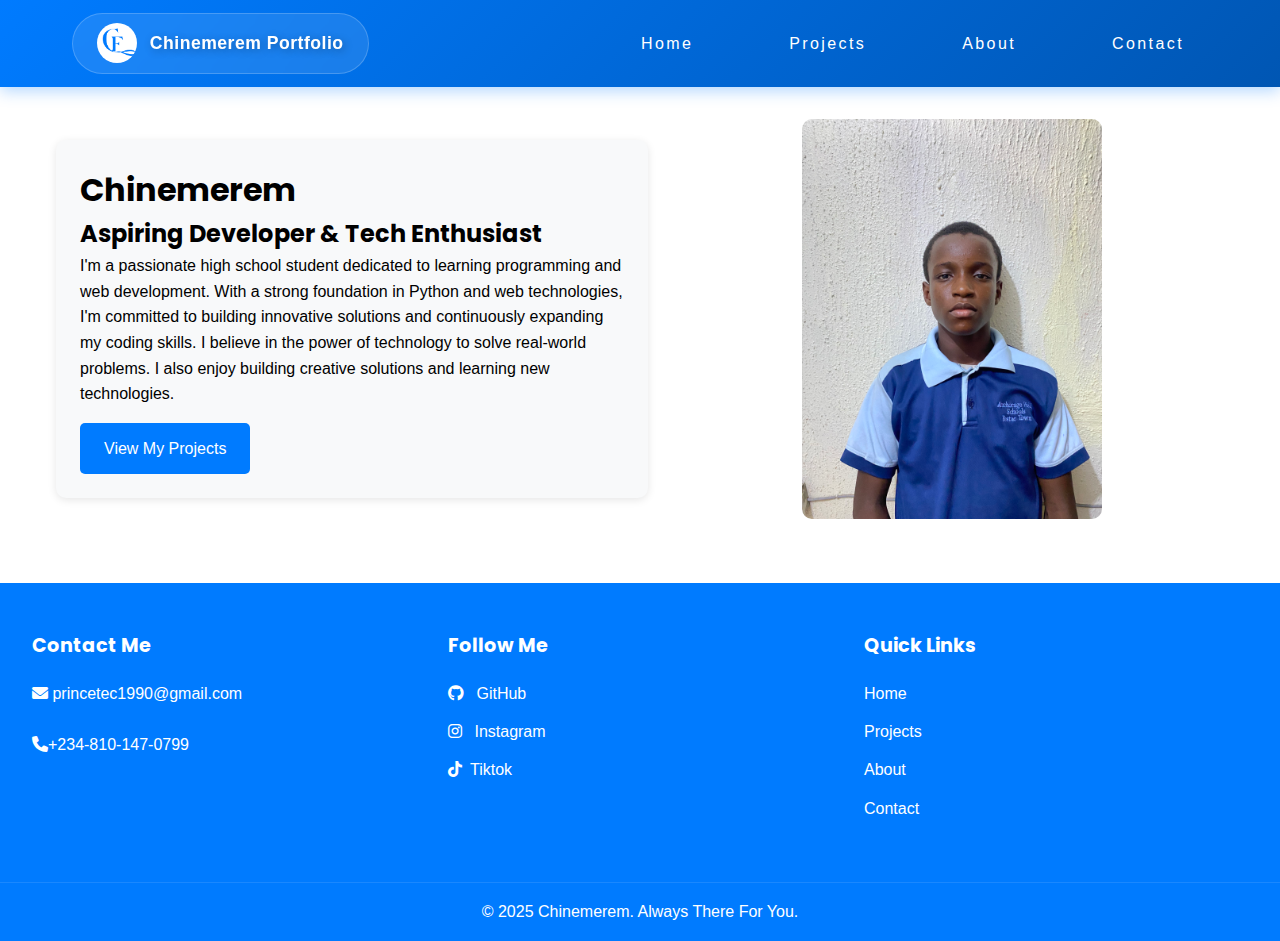
<file: index.html>
<!DOCTYPE html>
<html lang="en">

<head>
    <meta charset="UTF-8">
    <meta name="viewport" content="width=device-width, initial-scale=1.0">
    <title>Home | Chinemerem page</title>
    <link href="https://fonts.googleapis.com/css2?family=Poppins:wght@400;600&display=swap" rel="stylesheet">
    <link rel="stylesheet" href="style.css">
</head>

<body>
    <nav class="navbar">
        <div class="nav-container">
            <div class="portfolio-head">
                <a href="index.html">
                    <img src="PRINCETEC.png" alt="Chinemerem Logo" class="navbar-logo">
                    <p>Chinemerem Portfolio</p>
                </a>
            </div>
            <div class="hamburger">
                <span></span>
                <span></span>
                <span></span>
            </div>
            <ul>
                <li><a href="index.html">Home</a></li>
                <li><a href="projects.html">Projects</a></li>
                <li><a href="about.html">About</a></li>
                <li><a href="contact.html">Contact</a></li>
            </ul>
        </div>
    </nav>
    <main class="hero-section">
        <div class="hero-content">
            <div class="hero-text">
                <h1>Chinemerem</h1>
                <h2>Aspiring Developer & Tech Enthusiast</h2>
                <p>I'm a passionate high school student dedicated to learning programming and web development. With a strong foundation in Python and web technologies, I'm committed to building innovative solutions and continuously expanding my coding skills.
                    I believe in the power of technology to solve real-world problems. I also enjoy building creative solutions and learning new technologies.</p>
                <span><a href="projects.html" class="cta-button">View My Projects</a></span>
            </div>
            <div class="hero-image">
                <img src="profile.jpg" alt="chinemerem" class="profile-image">
            </div>
        </div>
    </main>
    <footer class="footer">
        <div class="footer-content">
            <div class="footer-section">
                <h3>Contact Me</h3>
                <p><i class="fas fa-envelope"></i> princetec1990@gmail.com</p>
                <br>
                <p><i class="fas fa-phone"></i>+234-810-147-0799</p>
            </div>
            <div class="footer-section">
                <h3>Follow Me</h3>
                <div class="social-links">
                    <a href="https://github.com/chinemerem1990" target="_blank"><i class="fab fa-github"></i> GitHub</a>
                    <a href="https://www.instagram.com/chinemerem.75/?__pwa=1#" target="_blank"><i class="fab fa-instagram"></i> Instagram</a>
                    <a href="#" target="_blank"><i class="fab fa-tiktok"></i>Tiktok</a>
                </div>
            </div>
            <div class="footer-section">
                <h3>Quick Links</h3>
                <ul>
                    <li>
                        <a href="index.html">Home</a>
                    </li>
                    <li><a href="projects.html">Projects</a>
                    </li>
                    <li><a href="about.html">About</a></li>
                    <li><a href="contact.html">Contact</a></li>
                </ul>
            </div>
        </div>
        <div class="footer-bottom">
            <p>&copy; 2025 Chinemerem. Always There For You.</p>
        </div>
    </footer>
    <link rel="stylesheet" href="https://cdnjs.cloudflare.com/ajax/libs/font-awesome/6.0.0/css/all.min.css">
    <script src="main.js"></script>
</body>


</html>
</file>
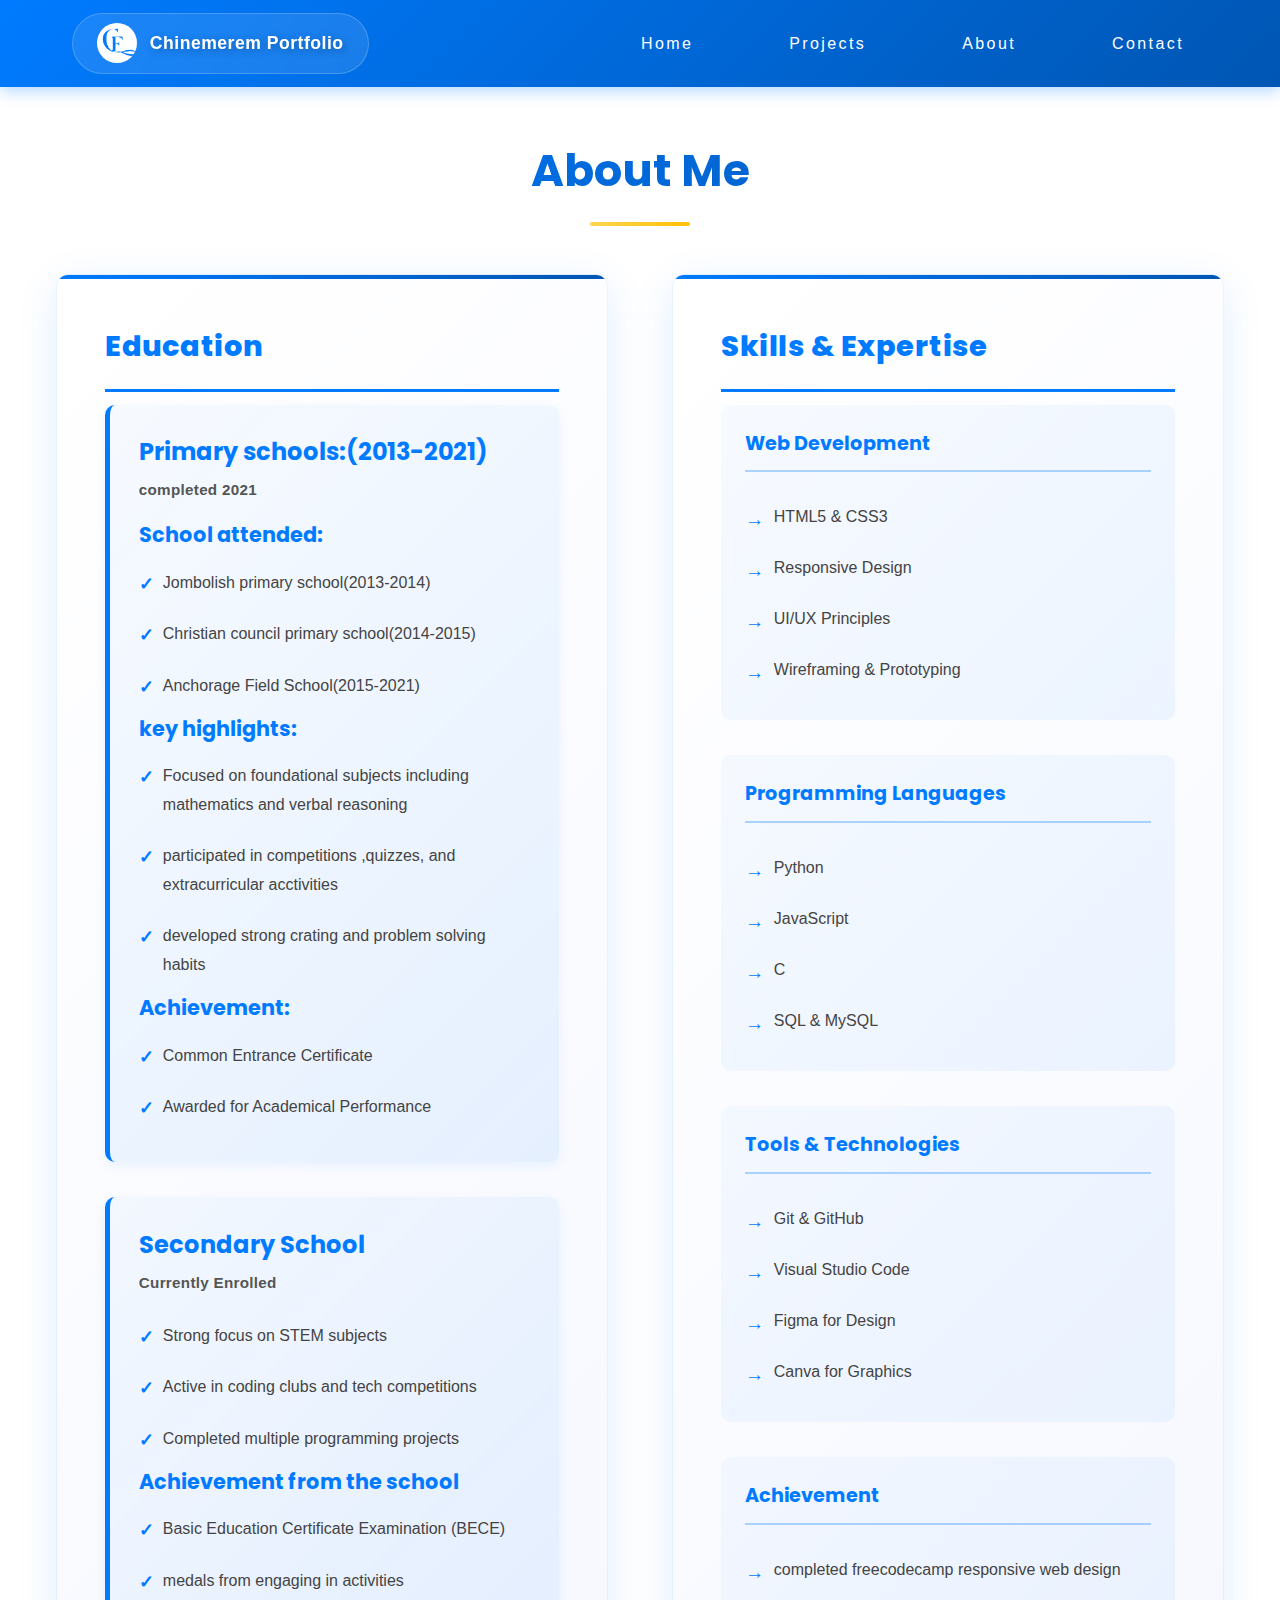
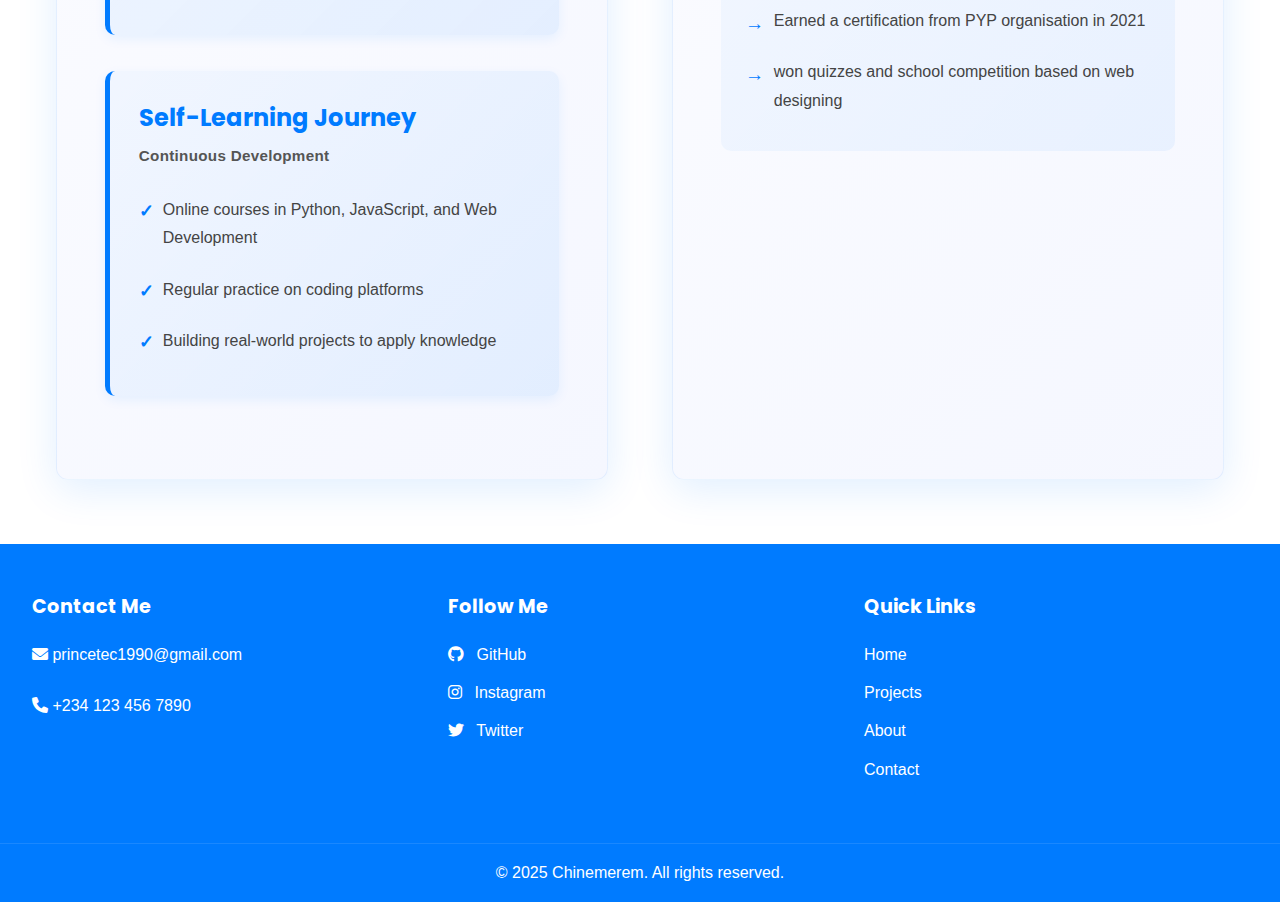
<file: about.html>
<!DOCTYPE html>
<html lang="en">

<head>
    <meta charset="UTF-8">
    <meta name="viewport" content="width=device-width, initial-scale=1.0">
    <title>About | About Chinemerem</title>
    <link href="https://fonts.googleapis.com/css2?family=Poppins:wght@400;600&display=swap" rel="stylesheet">
    <link rel="stylesheet" href="style.css">
</head>

<body>
    <nav class="navbar">
        <div class="nav-container">
            <div class="portfolio-head">
                <a href="index.html">
                    <img src="PRINCETEC.png" alt="Chinemerem Logo" class="navbar-logo">
                    <p>Chinemerem Portfolio</p>
                </a>
            </div>
            <div class="hamburger">
                <span></span>
                <span></span>
                <span></span>
            </div>
            <ul>
                <li><a href="index.html">Home</a></li>
                <li><a href="projects.html">Projects</a></li>
                <li><a href="about.html">About</a></li>
                <li><a href="contact.html">Contact</a></li>
            </ul>
        </div>
    </nav>


    <main class="about-section">
        <h1 class="section-title">About Me</h1>
        <div class="about-content">
            <div class="education-column">
                <h2>Education</h2>
                <div class="education-item">

                    <h3>Primary schools:(2013-2021)</h3>
                    <p>completed 2021</p>
                    <h4>School attended:</h4>
                    <ul>
                        <li>Jombolish primary school(2013-2014)</li>
                        <li>Christian council primary school(2014-2015)</li>
                        <li> Anchorage Field School(2015-2021)</li>
                    </ul>
                    <h4>key highlights:</h4>
                    <ul>
                        <li>Focused on foundational subjects including mathematics and verbal reasoning</li>
                        <li>participated in competitions ,quizzes, and extracurricular acctivities</li>
                        <li>developed strong crating and problem solving habits</li>
                    </ul>
                    <h4>Achievement:</h4>
                    <ul>
                        <li>Common Entrance Certificate</li>
                        <li>Awarded for Academical Performance</li>
                    </ul>
                </div>
                <div class="education-item">
                    <h3>Secondary School</h3>
                    <p>Currently Enrolled</p>
                    <ul>
                        <li>Strong focus on STEM subjects</li>
                        <li>Active in coding clubs and tech competitions</li>
                        <li>Completed multiple programming projects</li>
                    </ul>
                    <h4>Achievement from the school</h4>
                    <ul>
                        <li>Basic Education Certificate Examination (BECE)</li>
                        <li>medals from engaging in activities</li>
                    </ul>
                </div>
                <div class="education-item">
                    <h3>Self-Learning Journey</h3>
                    <p>Continuous Development</p>
                    <ul>
                        <li>Online courses in Python, JavaScript, and Web Development</li>
                        <li>Regular practice on coding platforms</li>
                        <li>Building real-world projects to apply knowledge</li>
                    </ul>
                </div>
            </div>

            <div class="skills-column">
                <h2>Skills & Expertise</h2>
                <div class="skills-group">
                    <h3>Web Development</h3>
                    <ul>
                        <li>HTML5 & CSS3</li>
                        <li>Responsive Design</li>
                        <li>UI/UX Principles</li>
                        <li>Wireframing & Prototyping</li>
                    </ul>
                </div>
                <div class="skills-group">
                    <h3>Programming Languages</h3>
                    <ul>
                        <li>Python</li>
                        <li>JavaScript</li>
                        <li>C</li>
                        <li>SQL & MySQL</li>
                    </ul>
                </div>
                <div class="skills-group">
                    <h3>Tools & Technologies</h3>
                    <ul>
                        <li>Git & GitHub</li>
                        <li>Visual Studio Code</li>
                        <li>Figma for Design</li>
                        <li>Canva for Graphics</li>
                    </ul>
                </div>
                <div class="skills-group">
                    <h3>Achievement</h3>
                    <ul>
                        <li>completed freecodecamp responsive web design </li>
                        <li>Earned a certification from PYP organisation in 2021</li>
                        <li>won quizzes and school competition based on web designing</li>

                    </ul>
                </div>
            </div>
        </div>
    </main>

    <footer class="footer">
        <div class="footer-content">
            <div class="footer-section">
                <h3>Contact Me</h3>
                <p><i class="fas fa-envelope"></i> princetec1990@gmail.com</p>
                <br>
                <p><i class="fas fa-phone"></i> +234 123 456 7890</p>
            </div>
            <div class="footer-section">
                <h3>Follow Me</h3>
                <div class="social-links">
                    <a href="https://github.com/chinemerem1990" target="_blank"><i class="fab fa-github"></i> GitHub</a>
                    <a href="https://www.instagram.com/chinemerem.75/?__pwa=1#" target="_blank"><i class="fab fa-instagram"></i> Instagram</a>
                    <a href="#" target="_blank"><i class="fab fa-twitter"></i> Twitter</a>
                </div>
            </div>
            <div class="footer-section">
                <h3>Quick Links</h3>
                <ul>
                    <li><a href="index.html">Home</a></li>
                    <li><a href="projects.html">Projects</a></li>
                    <li><a href="about.html">About</a></li>
                    <li><a href="contact.html">Contact</a></li>
                </ul>
            </div>
        </div>
        <div class="footer-bottom">
            <p>&copy; 2025 Chinemerem. All rights reserved.</p>
        </div>
    </footer>

    <!-- Font Awesome for icons -->
    <link rel="stylesheet" href="https://cdnjs.cloudflare.com/ajax/libs/font-awesome/6.0.0/css/all.min.css">
    <script src="main.js"></script>
</body>


</html>
</file>
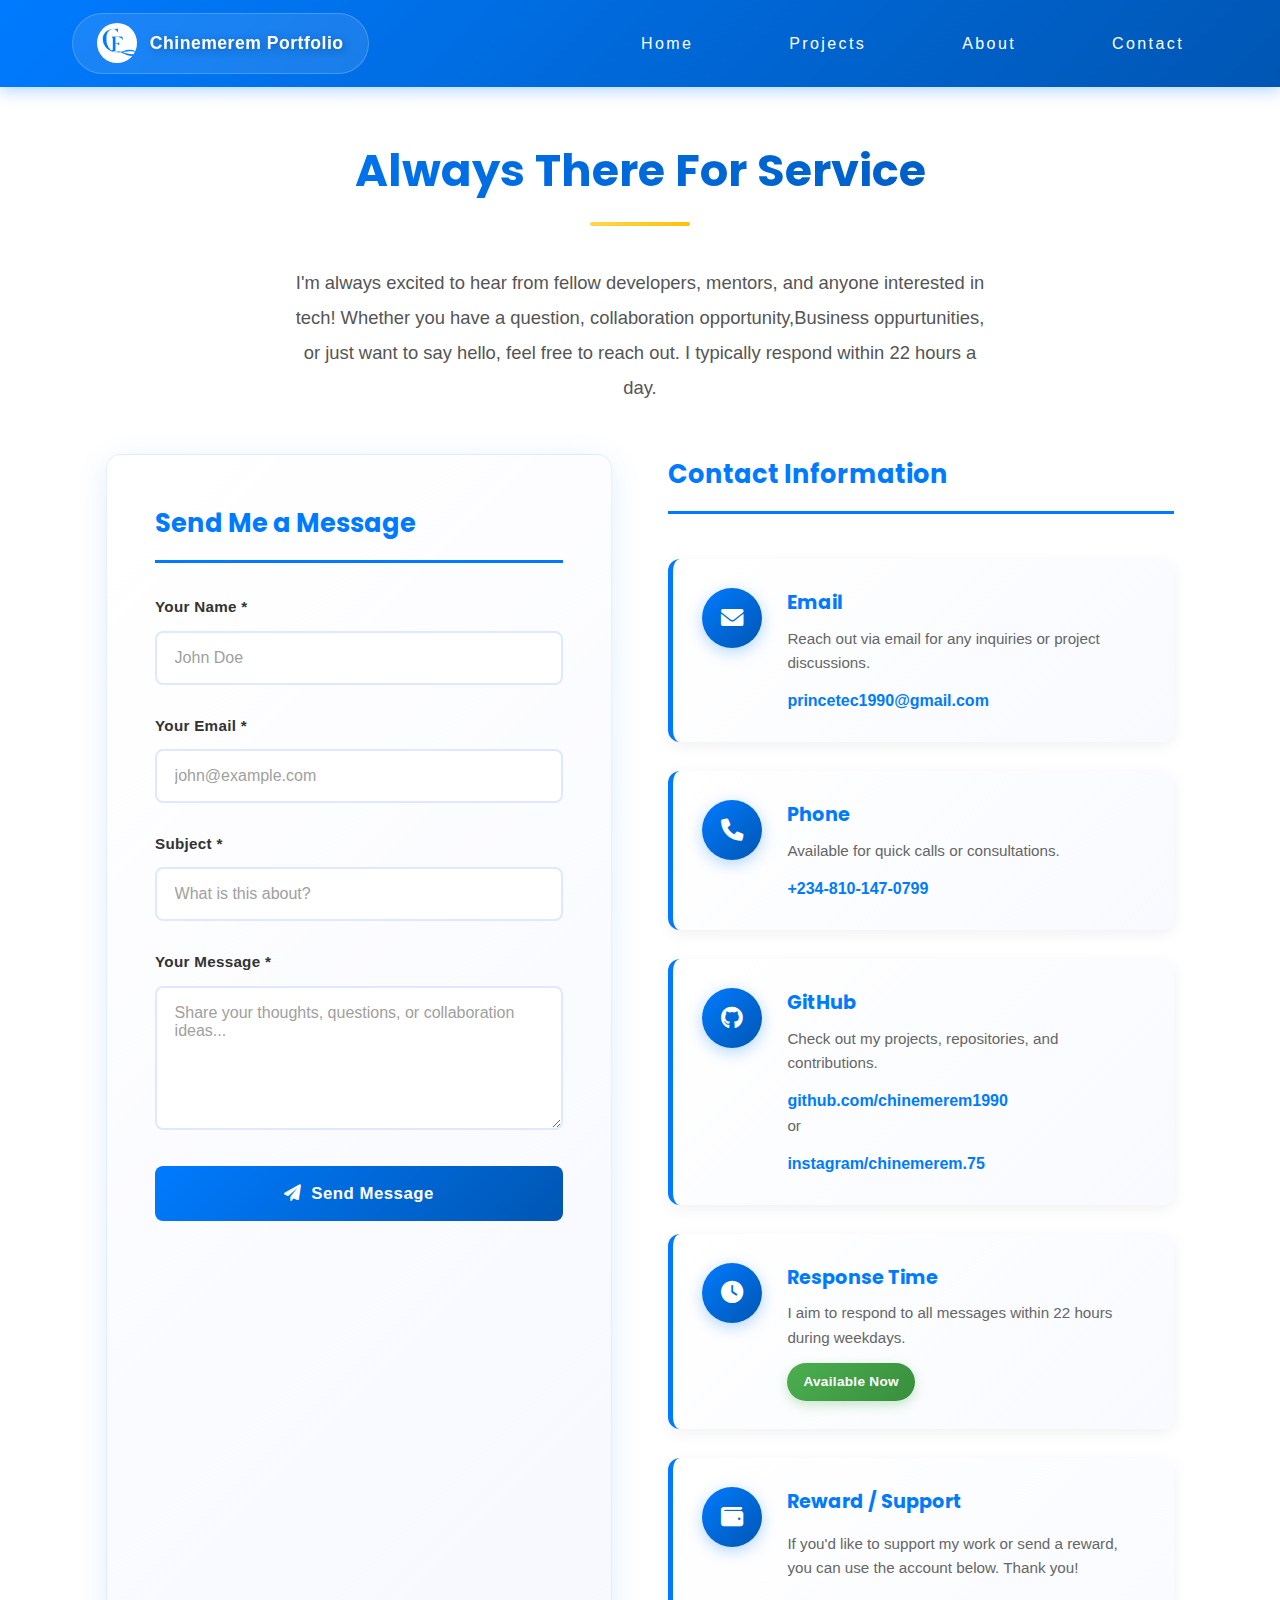
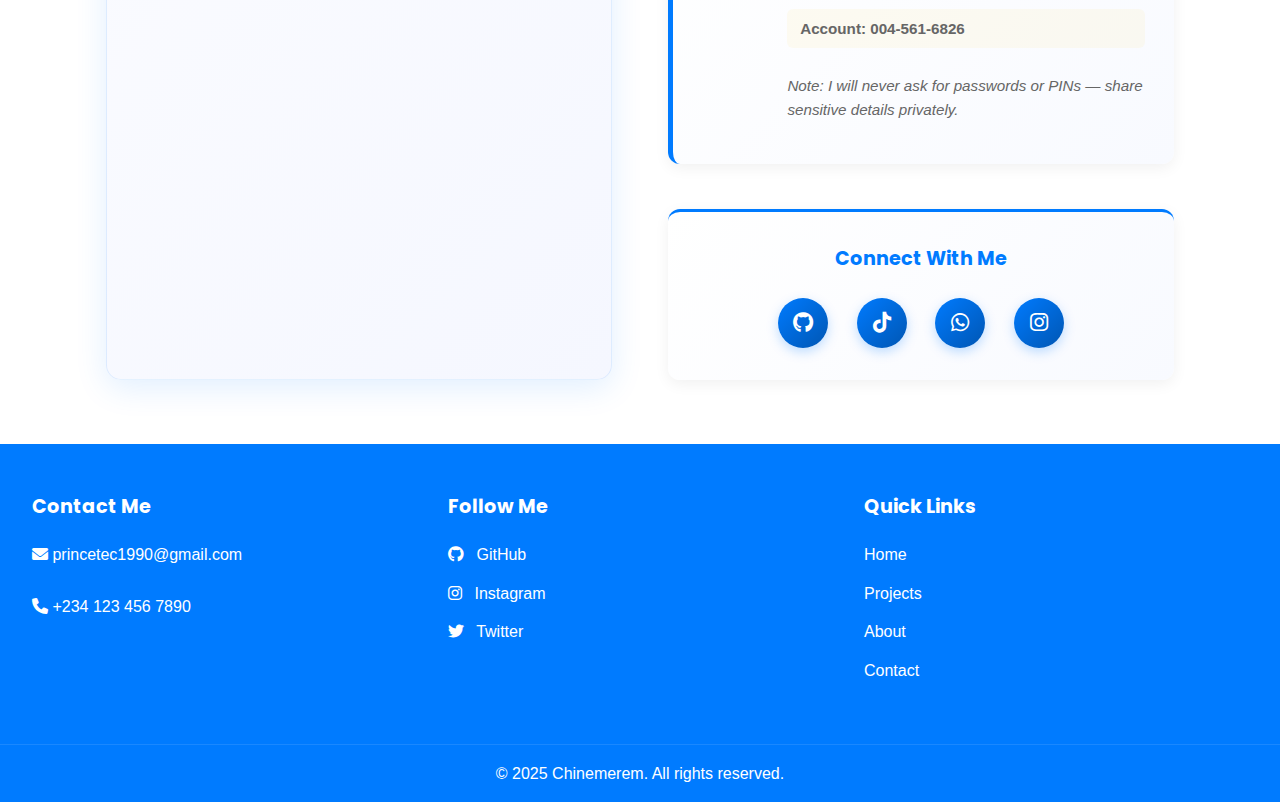
<file: contact.html>
<!DOCTYPE html>
<html lang="en">

<head>
    <meta charset="UTF-8">
    <meta name="viewport" content="width=device-width, initial-scale=1.0">
    <title>Contact | Chinemerem Contact</title>
    <link href="https://fonts.googleapis.com/css2?family=Poppins:wght@400;600&display=swap" rel="stylesheet">
    <link rel="stylesheet" href="style.css">
    <script src="backend-integration.js"></script>
</head>

<body>


    <nav class="navbar">
        <div class="nav-container">
            <div class="portfolio-head">
                <a href="index.html">
                    <img src="PRINCETEC.png" alt="Chinemerem Logo" class="navbar-logo">
                    <p>Chinemerem Portfolio</p>
                </a>
            </div>
            <div class="hamburger">
                <span></span>
                <span></span>
                <span></span>
            </div>
            <ul>
                <li><a href="index.html">Home</a></li>
                <li><a href="projects.html">Projects</a></li>
                <li><a href="about.html">About</a></li>
                <li><a href="contact.html">Contact</a></li>
            </ul>
        </div>
    </nav>


    <main class="contact-section">
        <h1 class="section-title">Always There For Service</h1>
        <p class="contact-intro">I'm always excited to hear from fellow developers, mentors, and anyone interested in tech! Whether you have a question, collaboration opportunity,Business oppurtunities, or just want to say hello, feel free to reach out. I typically respond within
            22 hours a day.</p>

        <div class="contact-container">
            <!-- Contact Form -->
            <div class="contact-form-wrapper">
                <h2>Send Me a Message</h2>
                <form id="contact-form" action="mailto:princetec1990@gmail.com" method="POST" enctype="text/plain">
                    <div class="form-group">
                        <label for="name">Your Name *</label>
                        <input type="text" id="name" name="name" placeholder="John Doe" required>
                    </div>
                    <div class="form-group">
                        <label for="email">Your Email *</label>
                        <input type="email" id="email" name="email" placeholder="john@example.com" required>
                    </div>
                    <div class="form-group">
                        <label for="subject">Subject *</label>
                        <input type="text" id="subject" name="subject" placeholder="What is this about?" required>
                    </div>
                    <div class="form-group">
                        <label for="message">Your Message *</label>
                        <textarea id="message" name="message" placeholder="Share your thoughts, questions, or collaboration ideas..." rows="6" required></textarea>
                    </div>
                    <button type="submit" class="submit-btn">
                        <i class="fas fa-paper-plane"></i> Send Message
                    </button>
                </form>
            </div>

            <!-- Contact Information -->
            <div class="contact-info-wrapper">
                <h2>Contact Information</h2>

                <div class="contact-info-item">
                    <div class="info-icon">
                        <i class="fas fa-envelope"></i>
                    </div>
                    <div class="info-content">
                        <h3>Email</h3>
                        <p>Reach out via email for any inquiries or project discussions.</p>
                        <a href="mailto:princetec1990@gmail.com" class="info-link">princetec1990@gmail.com</a>
                    </div>
                </div>

                <div class="contact-info-item">
                    <div class="info-icon">
                        <i class="fas fa-phone"></i>
                    </div>
                    <div class="info-content">
                        <h3>Phone</h3>
                        <p>Available for quick calls or consultations.</p>
                        <a href="tel:+2348101470799" class="info-link">+234-810-147-0799</a>
                    </div>
                </div>

                <div class="contact-info-item">
                    <div class="info-icon">
                        <i class="fab fa-github"></i>
                    </div>
                    <div class="info-content">
                        <h3>GitHub</h3>
                        <p>Check out my projects, repositories, and contributions.</p>
                        <a href="https://github.com/chinemerem1990" target="_blank" class="info-link">github.com/chinemerem1990</a>
                        <p>or</p>
                        <a href="https://www.instagram.com/chinemerem.75/?__pwa=1#" target="_blank" class="info-link">instagram/chinemerem.75</a>
                    </div>
                </div>

                <div class="contact-info-item">
                    <div class="info-icon">
                        <i class="fas fa-clock"></i>
                    </div>
                    <div class="info-content">
                        <h3>Response Time</h3>
                        <p>I aim to respond to all messages within 22 hours during weekdays.</p>
                        <span class="status-badge">Available Now</span>
                    </div>
                </div>

                <!-- Reward / Support Card -->
                <div class="contact-info-item reward-card">
                    <div class="info-icon">
                        <i class="fas fa-wallet"></i>
                    </div>
                    <div class="info-content">
                        <h3>Reward / Support</h3>
                        <p>If you'd like to support my work or send a reward, you can use the account below. Thank you!</p>
                        <p class="reward-number">Account: <strong>004-561-6826</strong></p>
                        <p class="privacy-note">Note: I will never ask for passwords or PINs — share sensitive details privately.</p>
                    </div>
                </div>

                <!-- Social Links -->
                <div class="social-contact-links">
                    <h3>Connect With Me</h3>
                    <div class="social-icons">
                        <a href="https://github.com/chinemerem1990" target="_blank" title="GitHub" class="social-icon">
                            <i class="fab fa-github"></i>
                        </a>
                        <a href="https://www.tiktok.com/@chinemeremezenwa1" target="_blank" title="Tiktok" class="social-icon">
                            <i class="fab fa-tiktok"></i>
                        </a>
                        <a href="https://wa.me/2348101470799" target="_blank" title="whatsapp" class="social-icon">
                            <i class="fab fa-whatsapp"></i>
                        </a>
                        <a href="https://www.instagram.com/chinemerem.75/?__pwa=1#" target="_blank" title="Instagram" class="social-icon">
                            <i class="fab fa-instagram"></i>
                        </a>
                    </div>
                </div>
            </div>
        </div>
    </main>
    <footer class="footer">
        <div class="footer-content">
            <div class="footer-section">
                <h3>Contact Me</h3>
                <p><i class="fas fa-envelope"></i> princetec1990@gmail.com</p>
                <br>
                <p><i class="fas fa-phone"></i> +234 123 456 7890</p>
            </div>
            <div class="footer-section">
                <h3>Follow Me</h3>
                <div class="social-links">
                    <a href="https://github.com/chinemerem1990" target="_blank"><i class="fab fa-github"></i> GitHub</a>
                    <a href="https://www.instagram.com/chinemerem.75/?__pwa=1#" target="_blank"><i class="fab fa-instagram"></i> Instagram</a>
                    <a href="#" target="_blank"><i class="fab fa-twitter"></i> Twitter</a>
                </div>
            </div>
            <div class="footer-section">
                <h3>Quick Links</h3>
                <ul>
                    <li><a href="index.html">Home</a></li>
                    <li><a href="projects.html">Projects</a></li>
                    <li><a href="about.html">About</a></li>
                    <li><a href="contact.html">Contact</a></li>
                </ul>
            </div>
        </div>
        <div class="footer-bottom">
            <p>&copy; 2025 Chinemerem. All rights reserved.</p>
        </div>
    </footer>
    <link rel="stylesheet" href="https://cdnjs.cloudflare.com/ajax/libs/font-awesome/6.0.0/css/all.min.css">
    <script src="main.js"></script>
</body>


</html>
</file>
<file: style.css>
/* Global Styles */

:root {
    --bg-color: white;
    --text-color: black;
    --accent-color: lightblue;
    --navbar-color: #007BFF;
}

* {
    margin: 0;
    padding: 0;
    box-sizing: border-box;
}

body {
    font-family: Arial, Helvetica, sans-serif;
    background-color: var(--bg-color);
    color: var(--text-color);
    line-height: 1.6;
}

h1,
h2,
h3,
h4 {
    font-family: 'Poppins', sans-serif;
}


/* Navigation */

.navbar {
    background: linear-gradient(135deg, #007BFF 0%, #0056b3 100%);
    padding: 0.8rem 0;
    box-shadow: 0 4px 15px rgba(0, 123, 255, 0.3);
    position: relative;
    top: 0;
    z-index: 1000;
}

.nav-container {
    max-width: 1200px;
    margin: 0 auto;
    padding: 0 2rem;
    display: flex;
    justify-content: space-between;
    align-items: center;
}

.hamburger {
    display: none;
    flex-direction: column;
    cursor: pointer;
    gap: 0.4rem;
}

.hamburger span {
    width: 25px;
    height: 3px;
    background-color: white;
    border-radius: 2px;
    transition: all 0.3s ease;
}

.hamburger.active span:nth-child(1) {
    transform: rotate(45deg) translate(10px, 10px);
}

.hamburger.active span:nth-child(2) {
    opacity: 0;
}

.hamburger.active span:nth-child(3) {
    transform: rotate(-45deg) translate(7px, -7px);
}

.navbar ul {
    display: flex;
    justify-content: center;
    list-style: none;
    gap: 3rem;
}

.navbar ul li {
    position: relative;
}


/* Portfolio head (top-left badge) */

.portfolio-head {
    display: inline-flex;
    align-items: center;
    gap: 0.8rem;
    padding: 0.6rem 1.5rem;
    background: rgba(255, 255, 255, 0.1);
    border-radius: 50px;
    transition: all 0.3s ease;
    backdrop-filter: blur(10px);
    border: 1px solid rgba(255, 255, 255, 0.2);
}

.portfolio-head:hover {
    background: rgba(255, 255, 255, 0.15);
    border-color: rgba(255, 255, 255, 0.3);
    transform: translateY(-2px);
    box-shadow: 0 8px 20px rgba(0, 0, 0, 0.15);
}

.navbar-logo {
    height: 40px;
    width: 40px;
    display: block;
    transition: transform 0.3s ease;
    border-radius: 50%;
    object-fit: cover;
}

.portfolio-head:hover .navbar-logo {
    transform: scale(1.05);
}

.portfolio-head p {
    color: white;
    font-weight: 700;
    font-size: 1.1rem;
    margin: 0;
    letter-spacing: 0.5px;
    text-shadow: 2px 2px 8px rgba(0, 0, 0, 0.3);
    text-decoration: none;
    white-space: nowrap;
}

.portfolio-head a {
    text-decoration: none;
    color: white;
    display: flex;
    align-items: center;
    gap: 0.8rem;
    transition: all 0.3s ease;
}

.portfolio-head a:hover {
    text-decoration: none;
}

@media (max-width: 1024px) {
    .portfolio-head {
        padding: 0.5rem 1.2rem;
        gap: 0.6rem;
    }
    .portfolio-head p {
        font-size: 1rem;
    }
    .navbar-logo {
        height: 35px;
        width: 35px;
    }
}

@media (max-width: 768px) {
    .portfolio-head {
        padding: 0.5rem 1rem;
        gap: 0.5rem;
        border-radius: 30px;
    }
    .portfolio-head p {
        font-size: 0.85rem;
    }
    .navbar-logo {
        height: 30px;
        width: 30px;
    }
    .hamburger {
        display: flex;
    }
    .navbar ul {
        position: absolute;
        top: 100%;
        left: 10px;
        right: 0;
        background: linear-gradient(135deg, #007BFF 0%, #0056b3 100%);
        flex-direction: column;
        gap: 0;
        max-height: 0;
        overflow: hidden;
        transition: max-height 0.3s ease;
    }
    .navbar ul.active {
        max-height: 500px;
    }
    .navbar ul li {
        border-bottom: 1px solid rgba(255, 255, 255, 0.1);
    }
    .navbar ul li a {
        display: block;
        padding: 1rem;
        border-radius: 0;
        font-size: 0.9rem;
    }
}

@media (max-width: 480px) {
    .portfolio-head {
        padding: 0.4rem 0.8rem;
        gap: 0.4rem;
    }
    .portfolio-head p {
        font-size: 0.7rem;
    }
    .navbar-logo {
        height: 25px;
        width: 25px;
    }
    .nav-container {
        padding: 0 1rem;
    }
    .navbar ul.active {
        max-height: 400px;
    }
    .navbar ul li a {
        padding: 0.8rem;
        font-size: 0.8rem;
    }
}

@media (max-width:480) {
    .navbar {
        padding: 0.5rem 0;
    }
}

.navbar ul li a {
    color: white;
    text-decoration: none;
    padding: 0.8rem 1.5rem;
    letter-spacing: 0.15rem;
    transition: all 0.3s cubic-bezier(0.25, 0.46, 0.45, 0.94);
    font-weight: 500;
    font-size: 1rem;
    border-radius: 8px;
    position: relative;
    display: inline-block;
}

.navbar ul li a::before {
    content: '';
    position: absolute;
    bottom: 0;
    left: 50%;
    width: 0;
    height: 3px;
    background: linear-gradient(90deg, #FFD54F, #FFC107);
    border-radius: 2px;
    transform: translateX(-50%);
    transition: width 0.3s cubic-bezier(0.25, 0.46, 0.45, 0.94);
}

.navbar ul li a:hover {
    background-color: rgba(255, 255, 255, 0.15);
    transform: translateY(-3px);
    box-shadow: 0 6px 12px rgba(0, 0, 0, 0.15);
}

.navbar ul li a:hover::before {
    width: 80%;
}

@media (max-width: 768px) {
    .navbar {
        padding: 1rem 0;
    }
    .navbar ul {
        gap: 1rem;
        flex-wrap: wrap;
    }
    .navbar ul li a {
        padding: 0.6rem 1rem;
        font-size: 0.9rem;
    }
}


/* Hero Section */

.hero-section {
    max-width: 1200px;
    margin: 2rem auto;
    padding: 0 1rem;
}

.hero-content {
    display: flex;
    align-items: center;
    gap: 2rem;
}

.hero-text {
    flex: 1;
    background: #f8f9fa;
    border-radius: 10px;
    padding: 1.5rem;
    box-shadow: 0 2px 8px rgba(0, 0, 0, 0.1);
    transition: transform 0.3s ease, box-shadow 0.3s ease;
}

.hero-text:hover {
    transform: translateY(-5px);
    box-shadow: 0 4px 12px rgba(0, 0, 0, 0.15);
}

.hero-image {
    flex: 1;
    height: auto;
    display: flex;
    justify-content: center;
    align-items: center;
}

.profile-image {
    width: 100%;
    max-width: 300px;
    border-radius: 10px;
}

.cta-button {
    display: inline-block;
    background-color: var(--navbar-color);
    color: white;
    padding: 0.8rem 1.5rem;
    text-decoration: none;
    border-radius: 5px;
    margin-top: 1rem;
    transition: background-color 0.3s ease;
}

.cta-button:hover {
    background-color: #0056b3;
}


/* Projects Section */

.projects-section {
    max-width: 1200px;
    margin: 2rem auto;
    padding: 0 1rem;
}

.projects-grid {
    display: grid;
    grid-template-columns: repeat(auto-fit, minmax(300px, 1fr));
    gap: 2rem;
    margin-top: 2rem;
}

.project-card {
    background: #f8f9fa;
    border-radius: 10px;
    padding: 1.5rem;
    box-shadow: 0 2px 8px rgba(0, 0, 0, 0.1);
    transition: transform 0.3s ease, box-shadow 0.3s ease;
}

.project-card:hover {
    transform: translateY(-5px);
    box-shadow: 0 4px 12px rgba(0, 0, 0, 0.15);
}

.project-image {
    width: 100%;
    height: 200px;
    object-fit: cover;
    border-radius: 5px;
    margin-bottom: 1rem;
}

.project-card h3 {
    margin-bottom: 0.8rem;
    color: var(--navbar-color);
}

.project-card p {
    margin-bottom: 1rem;
    color: #555;
    line-height: 1.6;
}

.tech-tags {
    display: flex;
    flex-wrap: wrap;
    gap: 0.5rem;
    margin: 1rem 0;
}

.tech-tag {
    background: var(--navbar-color);
    color: white;
    padding: 0.35rem 0.8rem;
    border-radius: 20px;
    font-size: 0.85rem;
    font-weight: 500;
}


/* Reward / Support Card */

.reward-card {
    background: linear-gradient(135deg, #fff 0%, #f7fbff 100%);
    border-left: 5px solid #ffd54f;
    /* gold accent */
}

.reward-card .info-content {
    display: flex;
    flex-direction: column;
    gap: 0.4rem;
}

.reward-number {
    margin-top: 0.6rem;
    font-size: 1.05rem;
    background: rgba(255, 213, 79, 0.08);
    padding: 0.45rem 0.8rem;
    border-radius: 6px;
    display: inline-block;
    color: #333;
    font-weight: 700;
}

.privacy-note {
    margin-top: 0.4rem;
    font-size: 0.85rem;
    color: #666;
    font-style: italic;
}

.project-link {
    display: inline-block;
    color: var(--navbar-color);
    text-decoration: none;
    font-weight: 600;
    margin-top: 0.5rem;
    transition: color 0.3s ease;
}

.project-link:hover {
    color: #0056b3;
    text-decoration: underline;
}


/* Code Showcase Section */

.code-section {
    max-width: 1100px;
    margin: 3rem auto;
    padding: 0 1rem;
}

.section-title {
    text-align: center;
    position: relative;
    margin: 3rem 0 2rem 0;
    font-size: 2.8rem;
    font-weight: 700;
    background: linear-gradient(135deg, #007BFF 0%, #0056b3 100%);
    -webkit-background-clip: text;
    -webkit-text-fill-color: transparent;
    background-clip: text;
    text-decoration: none;
}

.section-title::after {
    content: '';
    display: block;
    width: 100px;
    height: 4px;
    background: linear-gradient(90deg, #FFD54F, #FFC107);
    margin: 1rem auto 0;
    border-radius: 2px;
}

.code-intro {
    text-align: center;
    margin: 2rem 0 3rem 0;
    font-size: 1.15rem;
    color: #666;
    line-height: 1.8;
    max-width: 900px;
    margin-left: auto;
    margin-right: auto;
}

.code-container {
    background: linear-gradient(135deg, #1e1e1e 0%, #2d2d2d 100%);
    border-radius: 12px;
    padding: 2.5rem;
    margin: 2.5rem 0;
    box-shadow: 0 10px 30px rgba(0, 0, 0, 0.3), 0 0 0 1px rgba(0, 123, 255, 0.1);
    border: 1px solid rgba(0, 123, 255, 0.15);
    transition: all 0.3s cubic-bezier(0.25, 0.46, 0.45, 0.94);
    position: relative;
}

.code-container:hover {
    transform: translateY(-8px);
    box-shadow: 0 15px 40px rgba(0, 123, 255, 0.2), 0 0 0 1px rgba(0, 123, 255, 0.2);
}

.code-container::before {
    content: '< />';
    position: absolute;
    top: 1rem;
    right: 1.5rem;
    font-size: 2rem;
    color: rgba(0, 123, 255, 0.1);
    font-weight: bold;
}

.code-title {
    color: #FFD54F;
    margin-bottom: 0.8rem;
    font-size: 1.6rem;
    font-weight: 700;
    border-bottom: 3px solid #FFD54F;
    padding-bottom: 1rem;
    display: flex;
    align-items: center;
    gap: 0.8rem;
}

.code-title::before {
    content: '';
    width: 6px;
    height: 6px;
    background: #FFD54F;
    border-radius: 50%;
}

.code-description {
    color: #aaa;
    margin-bottom: 1.5rem;
    font-style: italic;
    font-size: 0.95rem;
}

.code-container pre {
    background: #1a1a1a;
    color: #d4d4d4;
    padding: 1.8rem;
    border-radius: 8px;
    overflow-x: auto;
    border-left: 5px solid #0078d4;
    margin: 0;
    line-height: 1.7;
}

.code-container code {
    font-family: 'Courier New', monospace;
    font-size: 0.9rem;
    letter-spacing: 0.3px;
}


/* Code highlighting theme */

.code-container pre code {
    background: transparent;
    padding: 0;
}

.code-container pre code .hljs-attr,
.code-container pre code .hljs-attribute {
    color: #9cdcfe;
}

.code-container pre code .hljs-tag {
    color: #569cd6;
}

.code-container pre code .hljs-string {
    color: #ce9178;
}

.learning-notes {
    background: linear-gradient(135deg, #f0f4f8 0%, #e6f0ff 100%);
    color: var(--text-color);
    border: 2px solid rgba(0, 123, 255, 0.2);
    transition: all 0.3s ease;
}

.learning-notes:hover {
    border-color: rgba(0, 123, 255, 0.5);
    box-shadow: 0 10px 30px rgba(0, 123, 255, 0.1);
}

.learning-notes .code-title {
    color: var(--navbar-color);
    border-bottom-color: var(--navbar-color);
}

.learning-notes .code-title::before {
    background: var(--navbar-color);
}

.learning-list {
    list-style: none;
    margin-left: 0;
    padding: 0;
    display: grid;
    grid-template-columns: repeat(auto-fit, minmax(300px, 1fr));
    gap: 1.5rem;
}

.learning-list li {
    background: white;
    padding: 1.5rem;
    border-radius: 10px;
    line-height: 1.8;
    color: #333;
    border-left: 5px solid var(--navbar-color);
    box-shadow: 0 4px 12px rgba(0, 123, 255, 0.08);
    transition: all 0.3s ease;
    position: relative;
}

.learning-list li::before {
    content: '✓';
    position: absolute;
    left: 1rem;
    top: 1rem;
    color: var(--navbar-color);
    font-weight: bold;
    font-size: 1.2rem;
}

.learning-list li {
    padding-left: 2.5rem;
}

.learning-list li:hover {
    transform: translateX(8px);
    box-shadow: 0 8px 20px rgba(0, 123, 255, 0.15);
}

.learning-list strong {
    color: var(--navbar-color);
    font-weight: 700;
}

@media (max-width: 768px) {
    .section-title {
        font-size: 2rem;
    }
    .code-section {
        margin: 2rem auto;
    }
    .code-container {
        padding: 1.5rem;
    }
    .code-container::before {
        font-size: 1.5rem;
        right: 1rem;
    }
    .code-container pre {
        padding: 1rem;
        font-size: 0.85rem;
    }
    .learning-list {
        grid-template-columns: 1fr;
    }
}


/* Responsive Design */


/* Footer Styles */

.footer {
    background-color: var(--navbar-color);
    color: white;
    padding: 3rem 0 1rem 0;
    margin-top: 4rem;
}

.footer-content {
    max-width: 120opx;
    margin: 0 auto;
    padding: 0 2rem;
    display: grid;
    grid-template-columns: repeat(3, 1fr);
    gap: 2rem;
}

.footer-section h3 {
    margin-bottom: 1.2rem;
    font-size: 1.2rem;
}

.footer-section ul {
    list-style: none;
}

.footer-section ul li {
    margin-bottom: 0.8rem;
}

.footer-section a {
    color: white;
    text-decoration: none;
    transition: opacity 0.3s ease;
}

.footer-section a:hover {
    opacity: 0.8;
}

.social-links {
    display: flex;
    flex-direction: column;
    gap: 0.8rem;
}

.social-links a i {
    margin-right: 0.5rem;
}

.footer-bottom {
    text-align: center;
    margin-top: 3rem;
    padding-top: 1rem;
    border-top: 1px solid rgba(255, 255, 255, 0.1);
}


/* Responsive Design */

@media (max-width: 768px) {
    .hero-content {
        flex-direction: column;
        text-align: center;
    }
    .navbar ul {
        flex-direction: column;
        align-items: center;
    }
    .navbar ul li {
        margin: 0.5rem 0;
    }
    .navbar ul li a {
        letter-spacing: 0.2rem;
    }
    .footer-content {
        grid-template-columns: 1fr;
        text-align: center;
    }
    .social-links {
        align-items: center;
    }
    /* About Page Responsive */
    .about-content {
        grid-template-columns: 1fr;
        gap: 2rem;
    }
    .education-column,
    .skills-column {
        padding: 1.8rem;
    }
    .education-column h2,
    .skills-column h2 {
        font-size: 1.4rem;
    }
    .projects-grid {
        grid-template-columns: 1fr;
    }
    /* Contact Page Responsive */
    .contact-container {
        grid-template-columns: 1fr;
        gap: 2rem;
    }
    .contact-form-wrapper,
    .contact-info-wrapper {
        padding: 1.8rem;
    }
    .contact-form-wrapper h2,
    .contact-info-wrapper h2 {
        font-size: 1.3rem;
    }
    .social-icons {
        gap: 1rem;
    }
}

@media (max-width:480px) {
    .footer {
        padding: auto;
    }
}


/* About Section Styling */

.about-section {
    max-width: 1200px;
    margin: 2rem auto;
    padding: 0 1rem;
}

.about-content {
    display: grid;
    grid-template-columns: 1fr 1fr;
    gap: 4rem;
    margin-top: 3rem;
}

.education-column,
.skills-column {
    background: linear-gradient(135deg, #ffffff 0%, #f5f7ff 100%);
    border-radius: 12px;
    padding: 3rem;
    box-shadow: 0 10px 40px rgba(0, 123, 255, 0.12);
    transition: all 0.4s cubic-bezier(0.4, 0, 0.2, 1);
    border: 1px solid rgba(0, 123, 255, 0.08);
    position: relative;
    overflow: hidden;
}

.education-column::before,
.skills-column::before {
    content: '';
    position: absolute;
    top: 0;
    left: 0;
    right: 0;
    height: 4px;
    background: linear-gradient(90deg, var(--navbar-color) 0%, #0056b3 100%);
}

.education-column:hover,
.skills-column:hover {
    transform: translateY(-12px);
    box-shadow: 0 15px 50px rgba(0, 123, 255, 0.18);
}

.education-column h2,
.skills-column h2 {
    color: var(--navbar-color);
    font-size: 1.8rem;
    margin-bottom: 2rem;
    padding-bottom: 1.2rem;
    border-bottom: 3px solid var(--navbar-color);
    font-weight: 800;
    letter-spacing: 0.5px;
}

.education-item {
    margin-bottom: 2.2rem;
    padding: 1.8rem;
    background: linear-gradient(135deg, rgba(0, 123, 255, 0.03) 0%, rgba(0, 123, 255, 0.08) 100%);
    border-radius: 10px;
    border-left: 5px solid var(--navbar-color);
    box-shadow: 0 4px 12px rgba(0, 123, 255, 0.08);
    transition: all 0.3s ease;
}

.education-item:hover {
    transform: translateX(8px);
    box-shadow: 0 6px 20px rgba(0, 123, 255, 0.12);
}

.education-item h4 {
    color: var(--navbar-color);
    font-size: 1.3rem;
    margin-bottom: 0.4rem;
    font-weight: 700;
}

.education-item h3 {
    color: var(--navbar-color);
    font-size: 1.5rem;
    margin-bottom: 0.4rem;
    font-weight: 700;
}

.education-item p {
    color: #0056b3;
    font-size: 0.95rem;
    margin-bottom: 1rem;
    font-weight: 600;
    letter-spacing: 0.3px;
}

.education-item ul {
    list-style: none;
    margin-left: 0;
}

.education-item ul li {
    color: #444;
    padding: 0.7rem 0 0.7rem 1.5rem;
    margin-left: 0;
    position: relative;
    line-height: 1.8;
    font-weight: 500;
}

.education-item ul li:before {
    content: "✓";
    position: absolute;
    left: 0;
    color: var(--navbar-color);
    font-weight: 900;
    font-size: 1.1rem;
}

.skills-group {
    margin-bottom: 2.2rem;
    padding: 1.5rem;
    background: linear-gradient(135deg, rgba(0, 123, 255, 0.03) 0%, rgba(0, 123, 255, 0.06) 100%);
    border-radius: 10px;
    transition: all 0.3s ease;
}

.skills-group:hover {
    background: linear-gradient(135deg, rgba(0, 123, 255, 0.06) 0%, rgba(0, 123, 255, 0.12) 100%);
}

.skills-group h3 {
    color: var(--navbar-color);
    font-size: 1.2rem;
    margin-bottom: 1.2rem;
    padding-bottom: 0.7rem;
    border-bottom: 2px solid rgba(0, 123, 255, 0.3);
    font-weight: 700;
}

.skills-group ul {
    list-style: none;
    margin-left: 0;
}

.skills-group ul li {
    color: #444;
    padding: 0.7rem 0 0.7rem 1.8rem;
    position: relative;
    line-height: 1.8;
    font-weight: 500;
    transition: all 0.2s ease;
}

.skills-group ul li:hover {
    color: var(--navbar-color);
    padding-left: 2.1rem;
}

.skills-group ul li:before {
    content: "→";
    position: absolute;
    left: 0;
    color: var(--navbar-color);
    font-weight: 900;
    font-size: 1.2rem;
    transition: all 0.2s ease;
}


/* Contact Section */

.contact-section {
    max-width: 1100px;
    margin: 2rem auto;
    padding: 0 1rem;
}

.contact-intro {
    text-align: center;
    font-size: 1.15rem;
    color: #555;
    margin: 2.5rem 0 3rem;
    line-height: 1.9;
    max-width: 700px;
    margin-left: auto;
    margin-right: auto;
    font-weight: 500;
}

.contact-container {
    display: grid;
    grid-template-columns: 1fr 1fr;
    gap: 3.5rem;
    margin-top: 3rem;
}


/* Contact Form */

.contact-form-wrapper {
    background: linear-gradient(135deg, #ffffff 0%, #f5f7ff 100%);
    border-radius: 15px;
    padding: 3rem;
    box-shadow: 0 8px 32px rgba(0, 123, 255, 0.12);
    border: 1px solid rgba(0, 123, 255, 0.1);
}

.contact-form-wrapper h2 {
    color: var(--navbar-color);
    font-size: 1.6rem;
    margin-bottom: 2rem;
    padding-bottom: 1rem;
    border-bottom: 3px solid var(--navbar-color);
    font-weight: 700;
}

.form-group {
    margin-bottom: 1.8rem;
}

.form-group label {
    display: block;
    color: #333;
    font-weight: 700;
    margin-bottom: 0.7rem;
    font-size: 0.95rem;
    letter-spacing: 0.3px;
}

.form-group input,
.form-group textarea {
    width: 100%;
    padding: 1rem 1.1rem;
    border: 2px solid #e0e8ff;
    border-radius: 8px;
    font-family: inherit;
    font-size: 1rem;
    transition: all 0.3s cubic-bezier(0.4, 0, 0.2, 1);
    background: white;
}

.form-group input::placeholder,
.form-group textarea::placeholder {
    color: #a0a0a0;
}

.form-group input:focus,
.form-group textarea:focus {
    outline: none;
    border-color: var(--navbar-color);
    box-shadow: 0 0 0 4px rgba(0, 123, 255, 0.15);
    background: #f9fbff;
}

.form-group textarea {
    resize: vertical;
    min-height: 140px;
    font-family: inherit;
}

.submit-btn {
    background: linear-gradient(135deg, var(--navbar-color) 0%, #0056b3 100%);
    color: white;
    padding: 1.1rem 2.5rem;
    border: none;
    border-radius: 8px;
    font-size: 1.05rem;
    font-weight: 700;
    cursor: pointer;
    transition: all 0.3s cubic-bezier(0.4, 0, 0.2, 1);
    width: 100%;
    display: flex;
    align-items: center;
    justify-content: center;
    gap: 0.6rem;
    letter-spacing: 0.5px;
}

.submit-btn:hover {
    transform: translateY(-4px);
    box-shadow: 0 10px 28px rgba(0, 123, 255, 0.35);
}

.submit-btn:active {
    transform: translateY(-1px);
}


/* Contact Info */

.contact-info-wrapper {
    display: flex;
    flex-direction: column;
    gap: 1.8rem;
}

.contact-info-wrapper h2 {
    color: var(--navbar-color);
    font-size: 1.6rem;
    margin-bottom: 1rem;
    padding-bottom: 1rem;
    border-bottom: 3px solid var(--navbar-color);
    font-weight: 700;
}

.contact-info-item {
    display: flex;
    gap: 1.6rem;
    padding: 1.8rem;
    background: linear-gradient(135deg, #ffffff 0%, #f8faff 100%);
    border-radius: 12px;
    border-left: 5px solid var(--navbar-color);
    box-shadow: 0 4px 15px rgba(0, 0, 0, 0.06);
    transition: all 0.3s cubic-bezier(0.4, 0, 0.2, 1);
}

.contact-info-item:hover {
    transform: translateX(8px);
    box-shadow: 0 8px 25px rgba(0, 123, 255, 0.15);
    background: linear-gradient(135deg, #f5f7ff 0%, #f0f4ff 100%);
}

.info-icon {
    flex-shrink: 0;
    width: 60px;
    height: 60px;
    display: flex;
    align-items: center;
    justify-content: center;
    background: linear-gradient(135deg, var(--navbar-color) 0%, #0056b3 100%);
    color: white;
    border-radius: 50%;
    font-size: 1.4rem;
    box-shadow: 0 4px 15px rgba(0, 123, 255, 0.3);
}

.info-content h3 {
    color: var(--navbar-color);
    font-size: 1.2rem;
    margin-bottom: 0.5rem;
    font-weight: 700;
}

.info-content p {
    color: #666;
    font-size: 0.95rem;
    margin-bottom: 0.8rem;
    line-height: 1.6;
}

.info-link {
    color: var(--navbar-color);
    text-decoration: none;
    font-weight: 700;
    transition: all 0.3s ease;
    display: inline-block;
    word-break: break-word;
}

.info-link:hover {
    color: #0056b3;
    text-decoration: underline;
    padding-left: 0.3rem;
}

.status-badge {
    display: inline-block;
    background: linear-gradient(135deg, #4caf50 0%, #388e3c 100%);
    color: white;
    padding: 0.5rem 1rem;
    border-radius: 25px;
    font-size: 0.85rem;
    font-weight: 700;
    box-shadow: 0 4px 12px rgba(76, 175, 80, 0.3);
    letter-spacing: 0.3px;
}


/* Social Contact Links */

.social-contact-links {
    margin-top: 1rem;
    padding: 2rem;
    background: linear-gradient(135deg, #ffffff 0%, #f8faff 100%);
    border-radius: 12px;
    box-shadow: 0 4px 15px rgba(0, 0, 0, 0.06);
    border-top: 3px solid var(--navbar-color);
}

.social-contact-links h3 {
    color: var(--navbar-color);
    margin-bottom: 1.5rem;
    text-align: center;
    font-size: 1.2rem;
    font-weight: 700;
}

.social-icons {
    display: flex;
    justify-content: center;
    gap: 1.8rem;
    flex-wrap: wrap;
}

.social-icon {
    display: flex;
    align-items: center;
    justify-content: center;
    width: 50px;
    height: 50px;
    background: linear-gradient(135deg, var(--navbar-color) 0%, #0056b3 100%);
    color: white;
    border-radius: 50%;
    text-decoration: none;
    font-size: 1.3rem;
    transition: all 0.3s cubic-bezier(0.4, 0, 0.2, 1);
    box-shadow: 0 4px 12px rgba(0, 123, 255, 0.25);
}

.social-icon:hover {
    transform: scale(1.2) translateY(-8px);
    box-shadow: 0 8px 20px rgba(0, 123, 255, 0.4);
}

.social-icon:active {
    transform: scale(1.15) translateY(-4px);
}

.about-section h2 {
    margin-bottom: 0.8rem;
    color: var(--navbar-color);
}

.about-section p {
    margin-bottom: 1rem;
    color: #555;
    line-height: 1.6;
}


/* Lightbox Styles */

.lightbox {
    position: fixed;
    inset: 0;
    display: none;
    align-items: center;
    justify-content: center;
    background: rgba(0, 0, 0, 0.8);
    z-index: 2000;
    padding: 2rem;
}

.lightbox[aria-hidden="false"] {
    display: flex;
}

.lightbox-img {
    max-width: 100%;
    max-height: 90vh;
    border-radius: 8px;
    box-shadow: 0 12px 40px rgba(0, 0, 0, 0.6);
}

.lightbox-close {
    position: absolute;
    top: 1rem;
    right: 1rem;
    background: transparent;
    border: none;
    color: white;
    font-size: 2.2rem;
    cursor: pointer;
    padding: 0.2rem 0.6rem;
}

.lightbox-trigger {
    text-decoration: none;
    display: block;
}

.lightbox-trigger .project-image {
    cursor: zoom-in;
}

@media (max-width: 600px) {
    .lightbox-img {
        max-height: 80vh;
    }
    .lightbox-close {
        font-size: 1.8rem;
    }
}
</file>
